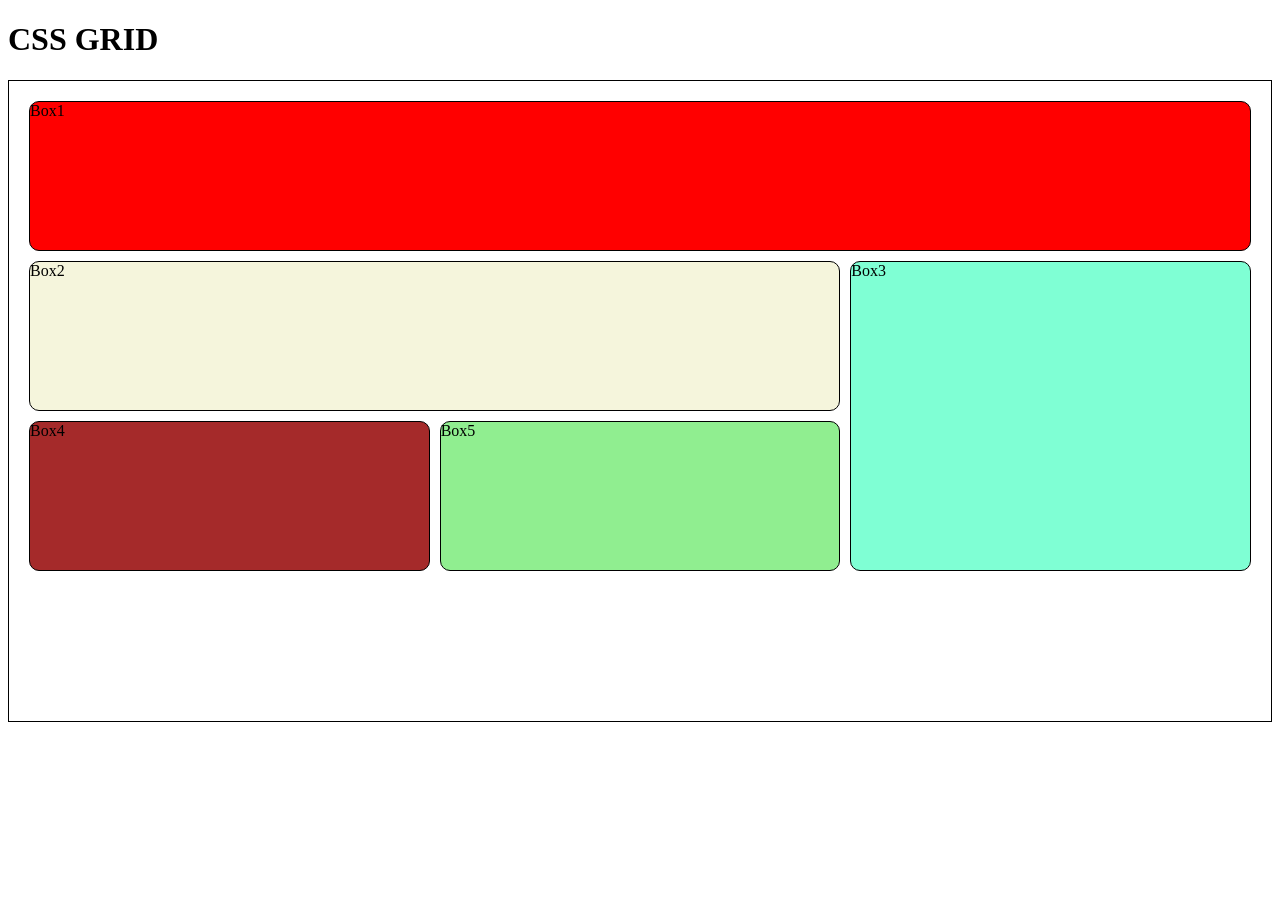
<file: CSS GRID/index.html>
<!DOCTYPE html>
<html lang="en">
<head>
    <meta charset="UTF-8">
    <meta name="viewport" content="width=device-width, initial-scale=1.0">
    <title>Document</title> 
    <link rel="stylesheet" href="style.css"
</head>
<body>
    <h1>CSS GRID</h1>
    <div class = "container">
        <div class="box box1">Box1</div>
        <div class="box box2">Box2</div>
        <div class="box box3">Box3</div>
        <div class="box box4">Box4</div>
        <div class="box box5">Box5</div>
    </div>
</body>
</html>
</file>
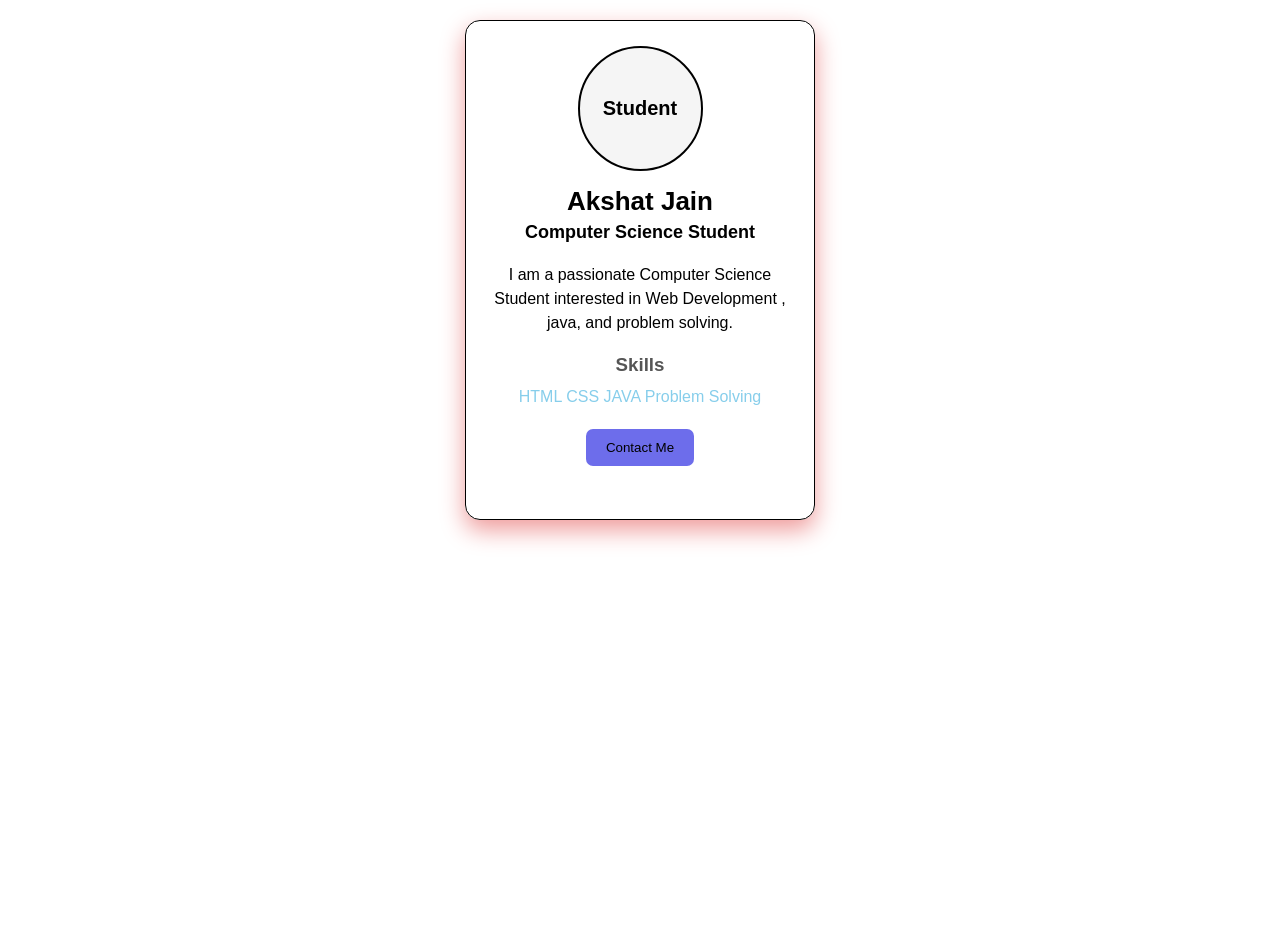
<file: css_boxModel/index.html>
<!DOCTYPE html>
<html lang="en">
<head>
    <meta charset="UTF-8">
    <meta name="viewport" content="width=device-width, initial-scale=1.0">
    <title>Document</title>
    <link rel="stylesheet" href="style.css">
</head>
<body>
    <div class="card">
        
        <div class="profile">
            Student
        </div>
        <h1>Akshat Jain</h1>

        <h2>Computer Science Student </h2>
        <p class="about">
            I am a passionate Computer Science Student interested in 
            Web Development , java, and problem solving.
        </p>
        <h3>Skills</h3>
        <div class="skills">
            <span>HTML</span>
            <span>CSS</span>
            <span>JAVA</span>
            <span>Problem Solving</span>
        </div>
        <button>Contact Me</button>
    </div>
    <!-- <div class = "container">
        <h1>Welcome to page</h1>
        <br>
        <p>
            lorem ipsum dolor sit amet consectetur adipisicing elit.
            Quisquam, <span class = "green">voluptatum</span>. Lorem ipsum dolor sit amet consectetur adipisicing elit.
            Quisquam, voluptatum. Lorem ipsum dolor sit amet consectetur adipisicing elit.
            Quisquam, voluptatum.
        </p>

    </div> -->
     
</body>
</html>
</file>
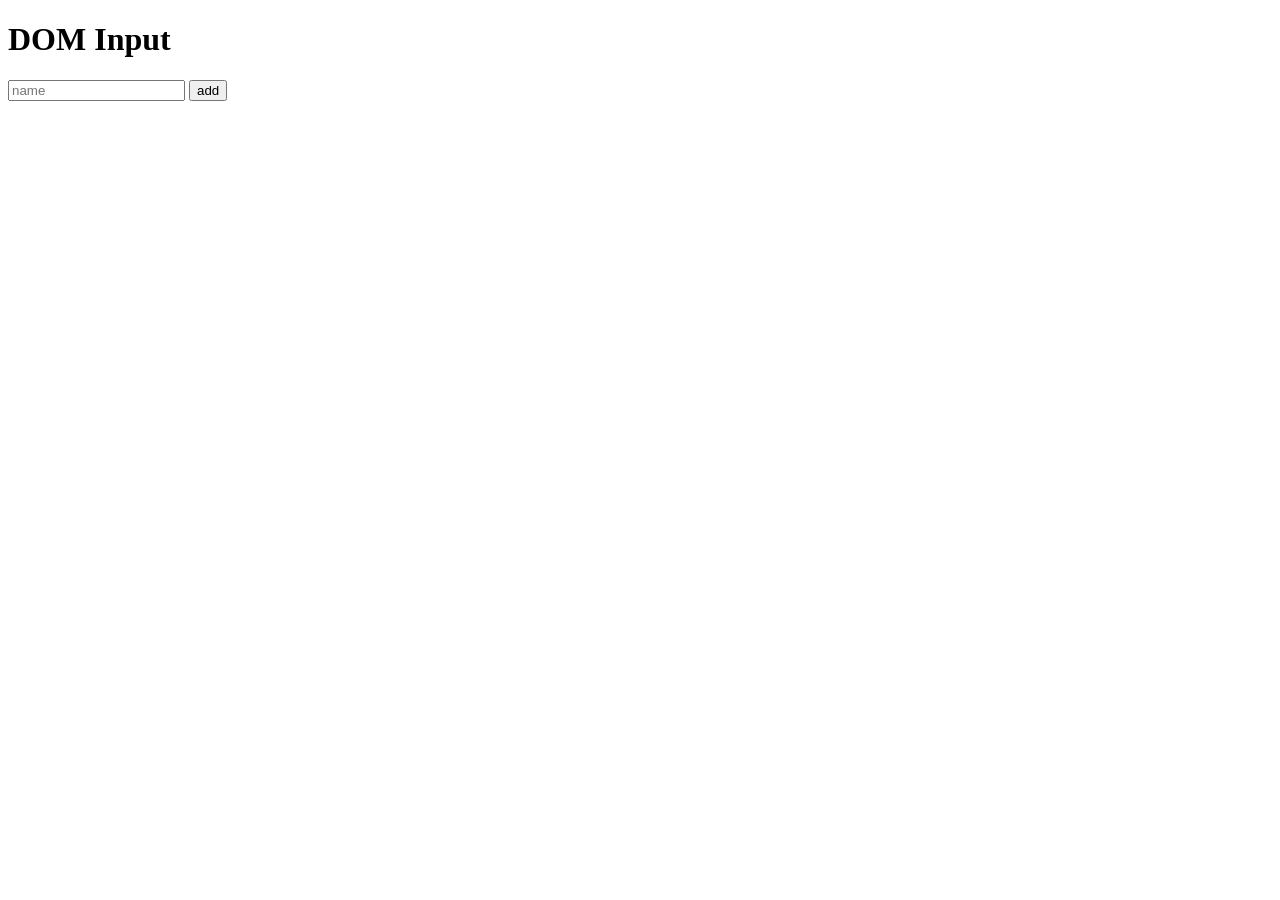
<file: javascript/index.html>
<!DOCTYPE html>
<html lang="en">
<head>
    <meta charset="UTF-8">
    <meta name="viewport" content="width=device-width, initial-scale=1.0">
    <title>Document</title>
    <style>

    </style>
</head>
<body>
    <h1>DOM Input</h1>
    <input id="inputName" type="text" placeholder="name">
    <button id="btn">add</button>
    <ul id="list">
    </ul>
</body>

<script>
    const inputE1 = document.querySelector("#inputName");
    const btnE1 = document.querySelector("#btn");
    const listE1 = document.querySelector("#list");
    btnE1.addEventListener("click",()=>{
        let val = inputE1.value;
        
        //create li element one way
        let liE1 = document.createElement("li");
        liE1.textContent = val;
        listE1.appendChild(liE1);
    })
</script>
</html>
</file>
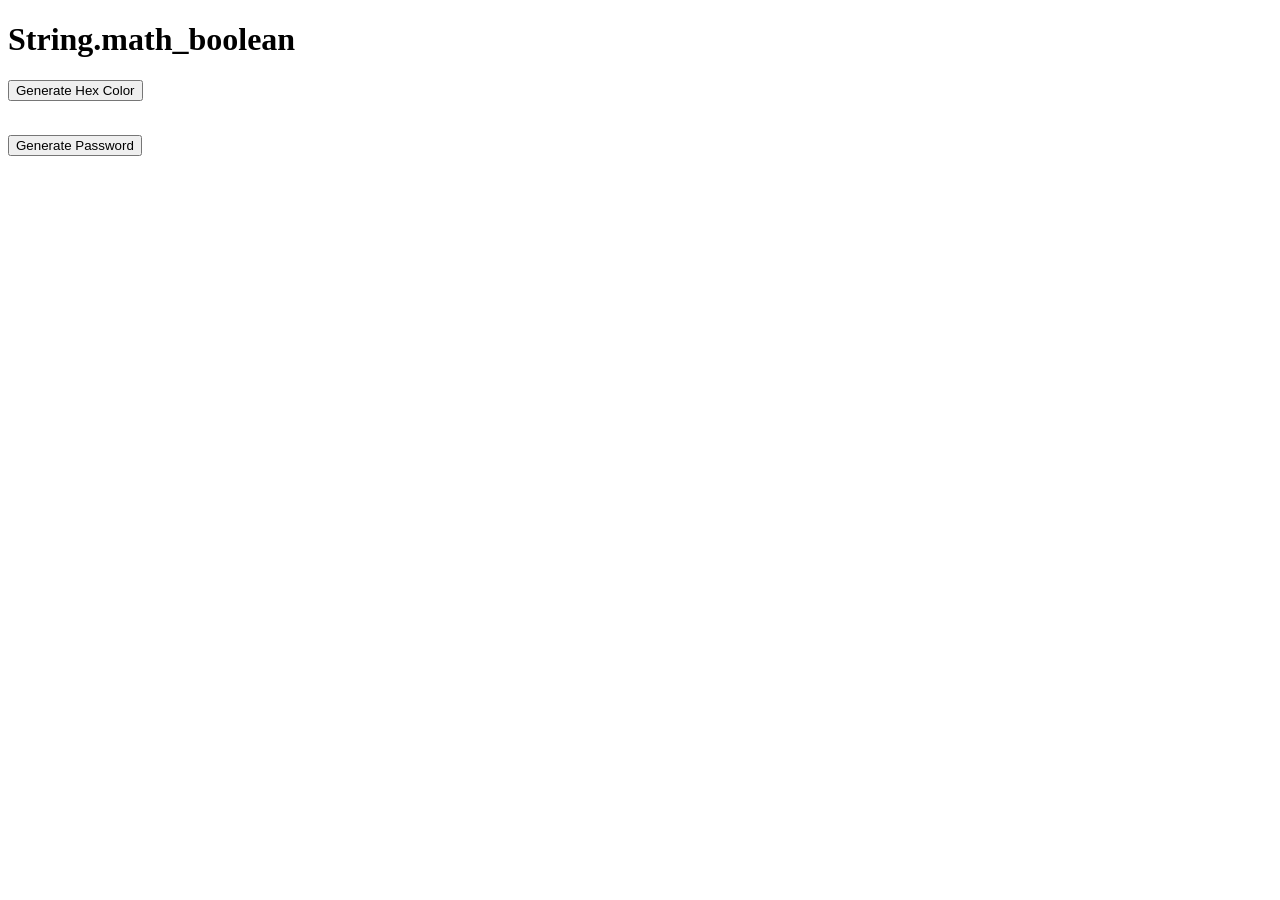
<file: js-basic/index.html>
<!DOCTYPE html>
<html lang="en">
<head>
    <meta charset="UTF-8">
    <meta name="viewport" content="width=device-width, initial-scale=1.0">
    <title>Document</title>
</head>
<body>
    <h1>String.math_boolean</h1>
    <button onclick="generatorHexcolor()">Generate Hex Color</button>
    <br><br>
    <p id="password"></p>
    <button onclick="generaterandompassword()">Generate Password</button>
</body>
<script src="./script.js"> </script>
</html>
</file>
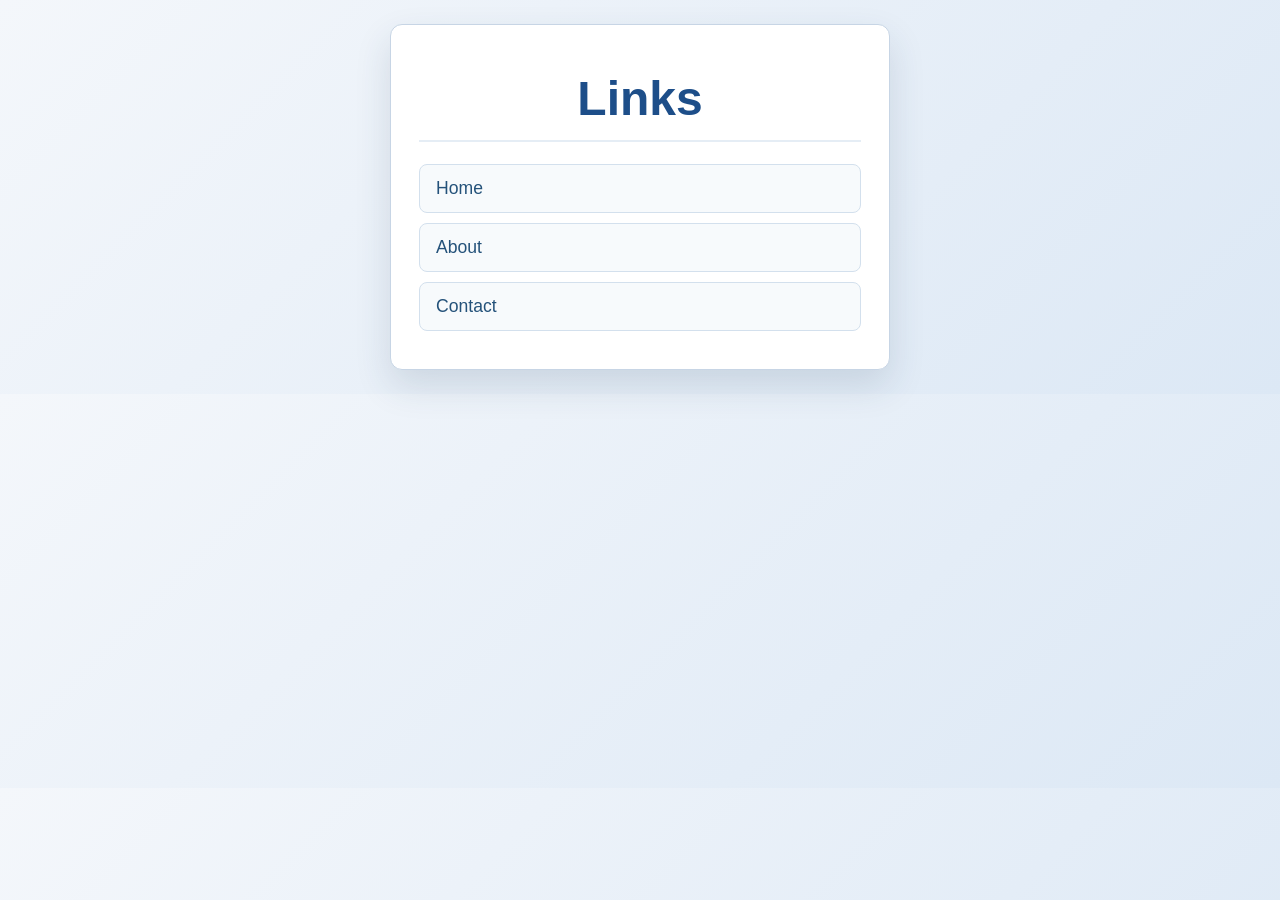
<file: ClassRoom Practice/Task_02/index.html>
<!DOCTYPE html>
<html lang="en">
<head>
    <meta charset="UTF-8">
    <meta name="viewport" content="width=device-width, initial-scale=1.0">
    <title>Document</title>
    <link rel="stylesheet" href="Style.css">
</head>
<body>
    <div class="container">
        
        <!-- <br>
        <a href="https://www.google.com" target="_blank">Home</a>
        <br>
        <a href="https://www.facebook.com" target="_blank">Facebook</a>
        <br> -->
        <!-- <a href="https://www.instagram.com" target="_blank">Instagram</a> -->
        <br>
        <ul>
            <H1><strong>Links</strong></H1>
            <h2> <a href="#">Home</a></h2>
            <h2> <a href="#">About</a></h2>
            <h2> <a href="#">Contact</a></h2>
        </ul>
        
    </div>
</body>
</html>
</file>
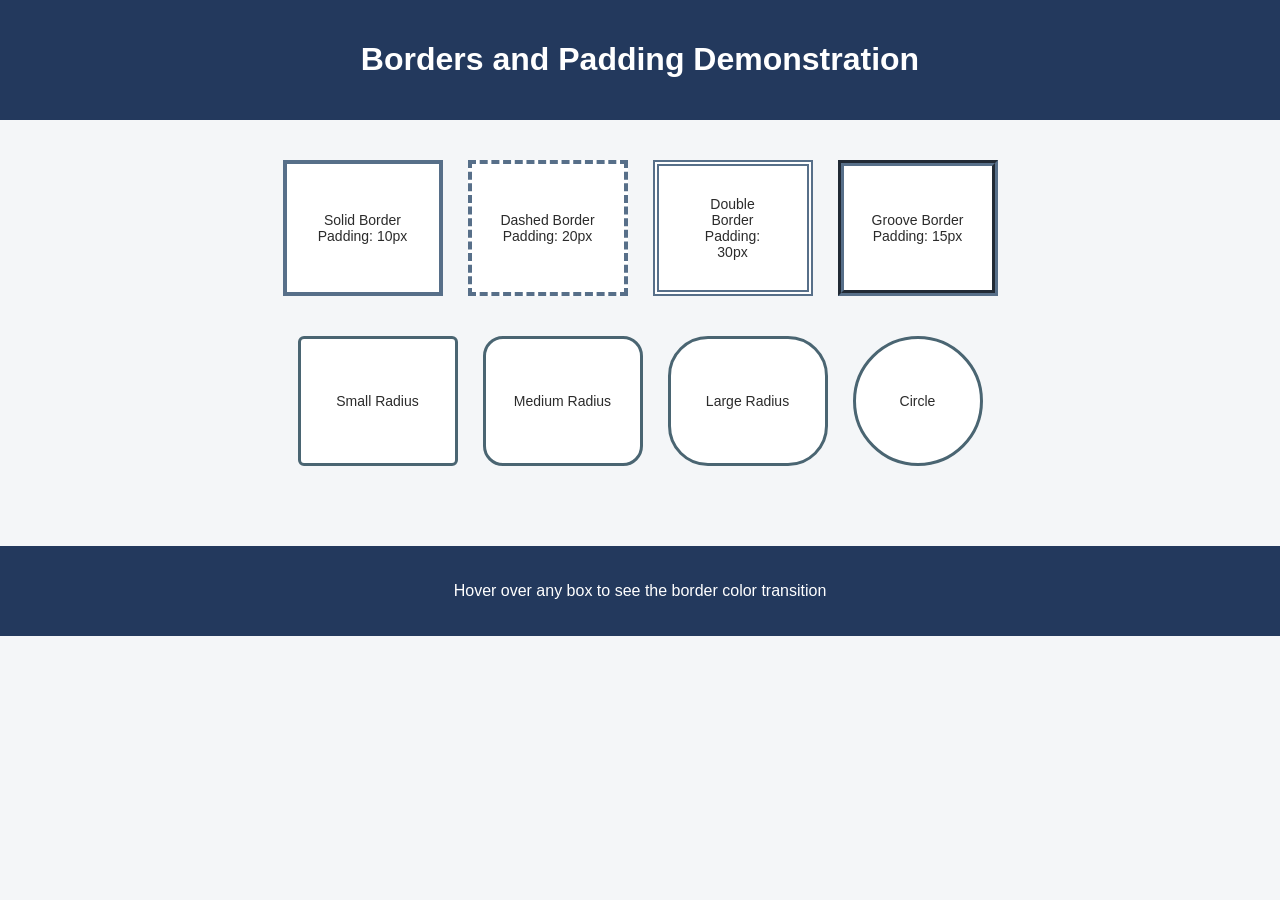
<file: CSS_MODEL/Borders and Padding Demonstration Page/index.html>
<!DOCTYPE html>
<html lang="en">
<head>
<meta charset="UTF-8">
<title>Borders and Padding Demonstration</title>
<link rel="stylesheet" href="style.css">
</head>
<body>
<header>
<h1>Borders and Padding Demonstration</h1>
</header>
<main>
<section class="box-row">
<div class="box solid">Solid Border<br>Padding: 10px</div>
<div class="box dashed">Dashed Border<br>Padding: 20px</div>
<div class="box double">Double Border<br>Padding: 30px</div>
<div class="box groove">Groove Border<br>Padding: 15px</div>
</section>
<section class="box-row">
<div class="box rounded-small">Small Radius</div>
<div class="box rounded-medium">Medium Radius</div>
<div class="box rounded-large">Large Radius</div>
<div class="box rounded-circle">Circle</div>
</section>
</main>
<footer>
<p>Hover over any box to see the border color transition</p>
</footer>
</body>
</html>
</file>
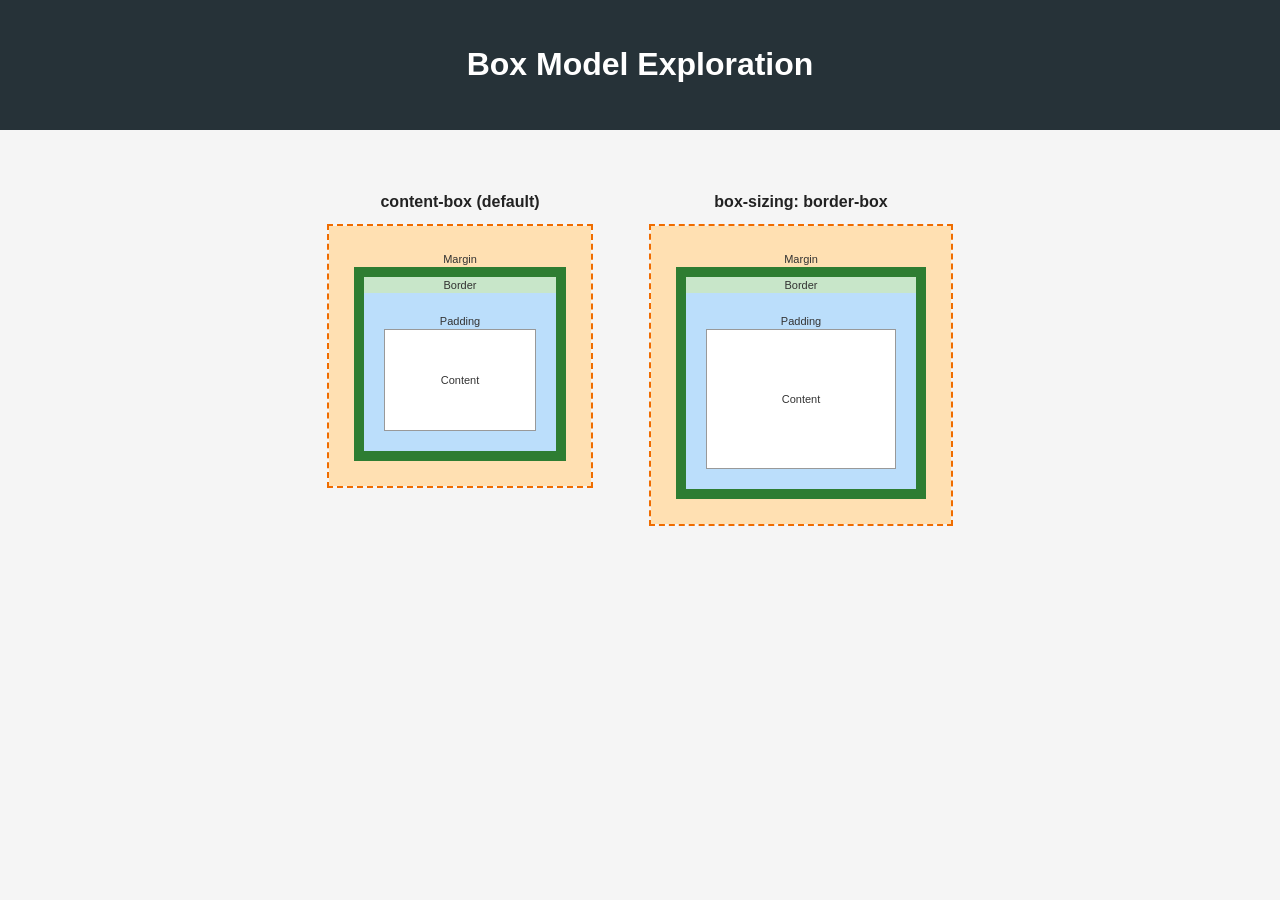
<file: CSS_MODEL/Build a Box Model Exploration Page/index.html>
<!DOCTYPE html>
<html lang="en">
<head>
<meta charset="UTF-8">
<title>Box Model Exploration Page</title>
<link rel="stylesheet" href="style.css">
</head>
<body>
<header>
<h1>Box Model Exploration</h1>
</header>
<main class="demo-container">
<div class="model default-model">
<h2>content-box (default)</h2>
<div class="margin-layer">
<p class="label">Margin</p>
<div class="border-layer">
<p class="label">Border</p>
<div class="padding-layer">
<p class="label">Padding</p>
<div class="content-layer">
<p class="label">Content</p>
</div>
</div>
</div>
</div>
</div>
<div class="model border-box-model">
<h2>box-sizing: border-box</h2>
<div class="margin-layer">
<p class="label">Margin</p>
<div class="border-layer">
<p class="label">Border</p>
<div class="padding-layer">
<p class="label">Padding</p>
<div class="content-layer">
<p class="label">Content</p>
</div>
</div>
</div>
</div>
</div>
</main>
</body>
</html>
</file>
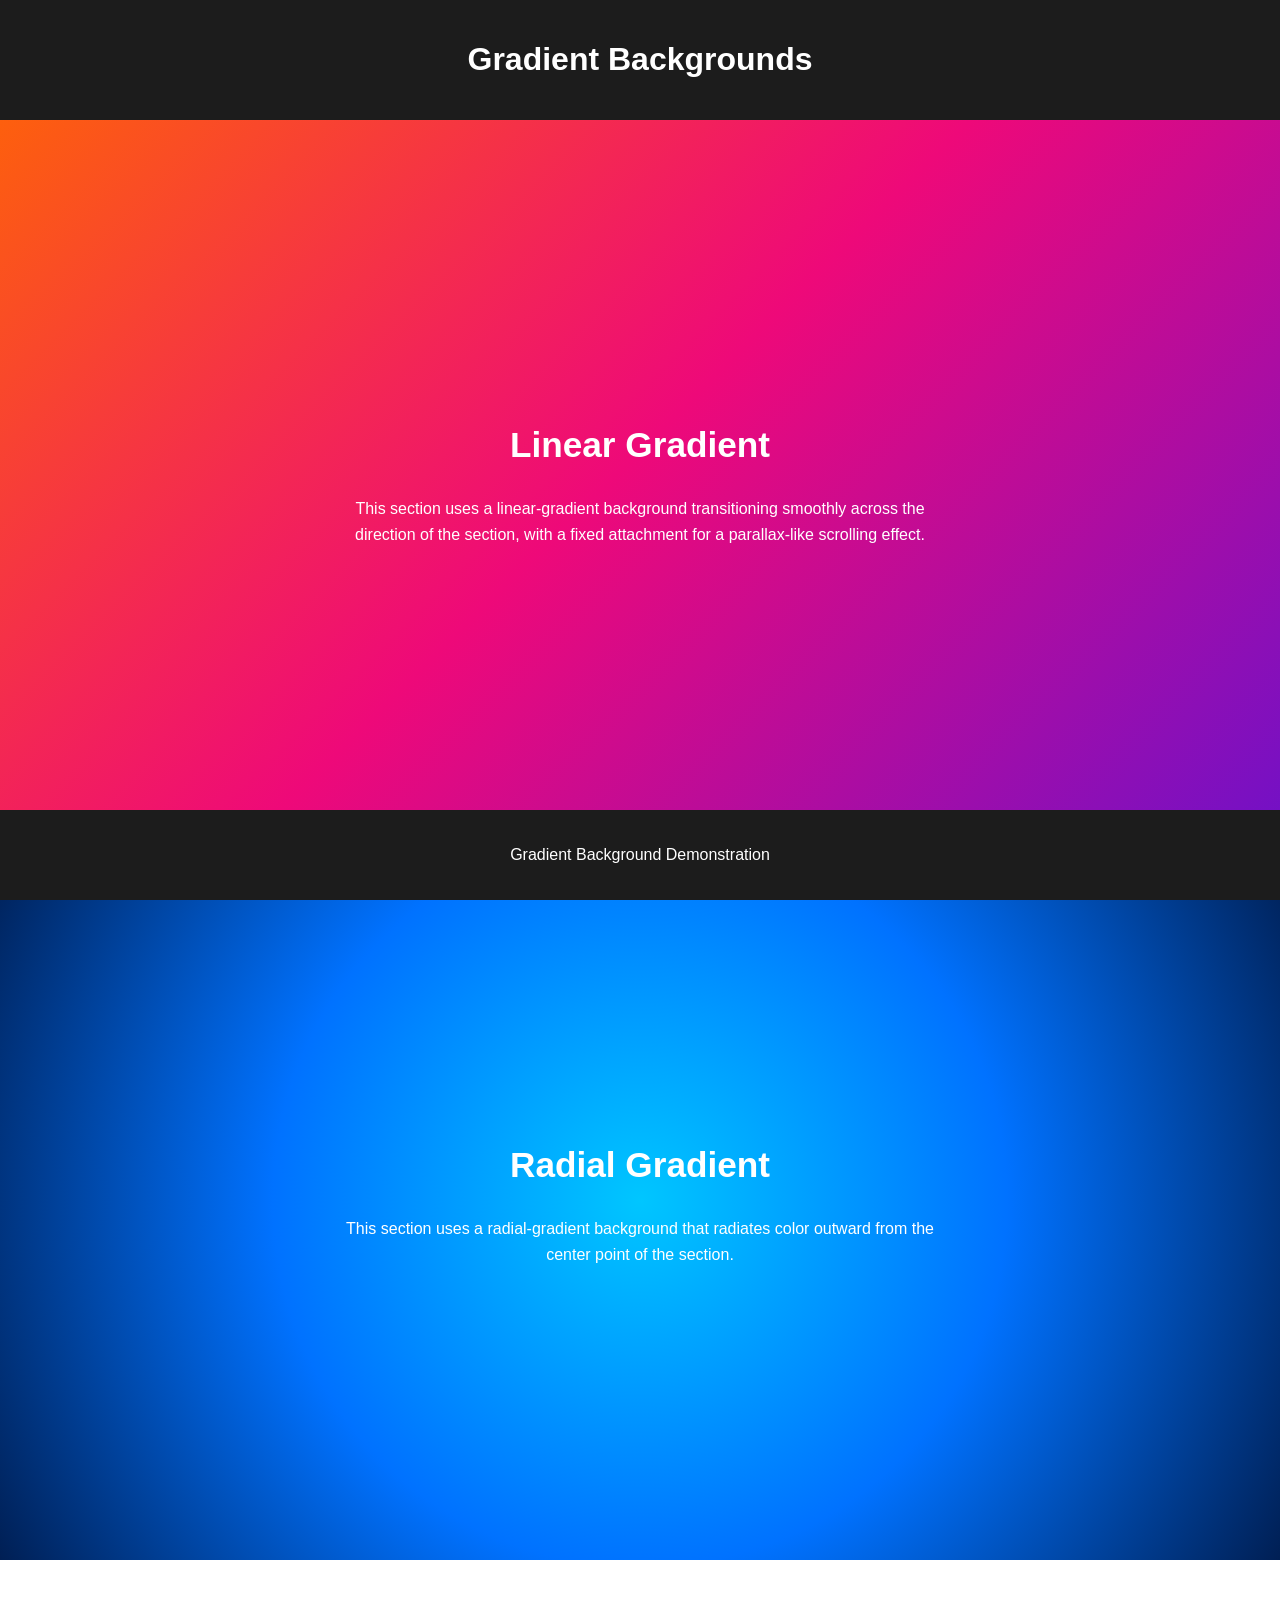
<file: CSS_MODEL/Create a Gradient Background Webpage/index.html>
<!DOCTYPE html>
<html lang="en">
<head>
<meta charset="UTF-8">
<title>Gradient Background Webpage</title>
<link rel="stylesheet" href="style.css">
</head>
<body>
<header>
<h1>Gradient Backgrounds</h1>
</header>
<main>
<section class="linear-section">
<h2>Linear Gradient</h2>
<p>This section uses a linear-gradient background transitioning smoothly across the direction of the section, with a fixed attachment for a parallax-like scrolling effect.</p>
</section>
<section class="radial-section">
<h2>Radial Gradient</h2>
<p>This section uses a radial-gradient background that radiates color outward from the center point of the section.</p>
</section>
</main>
<footer>
<p>Gradient Background Demonstration</p>
</footer>
</body>
</html>
</file>
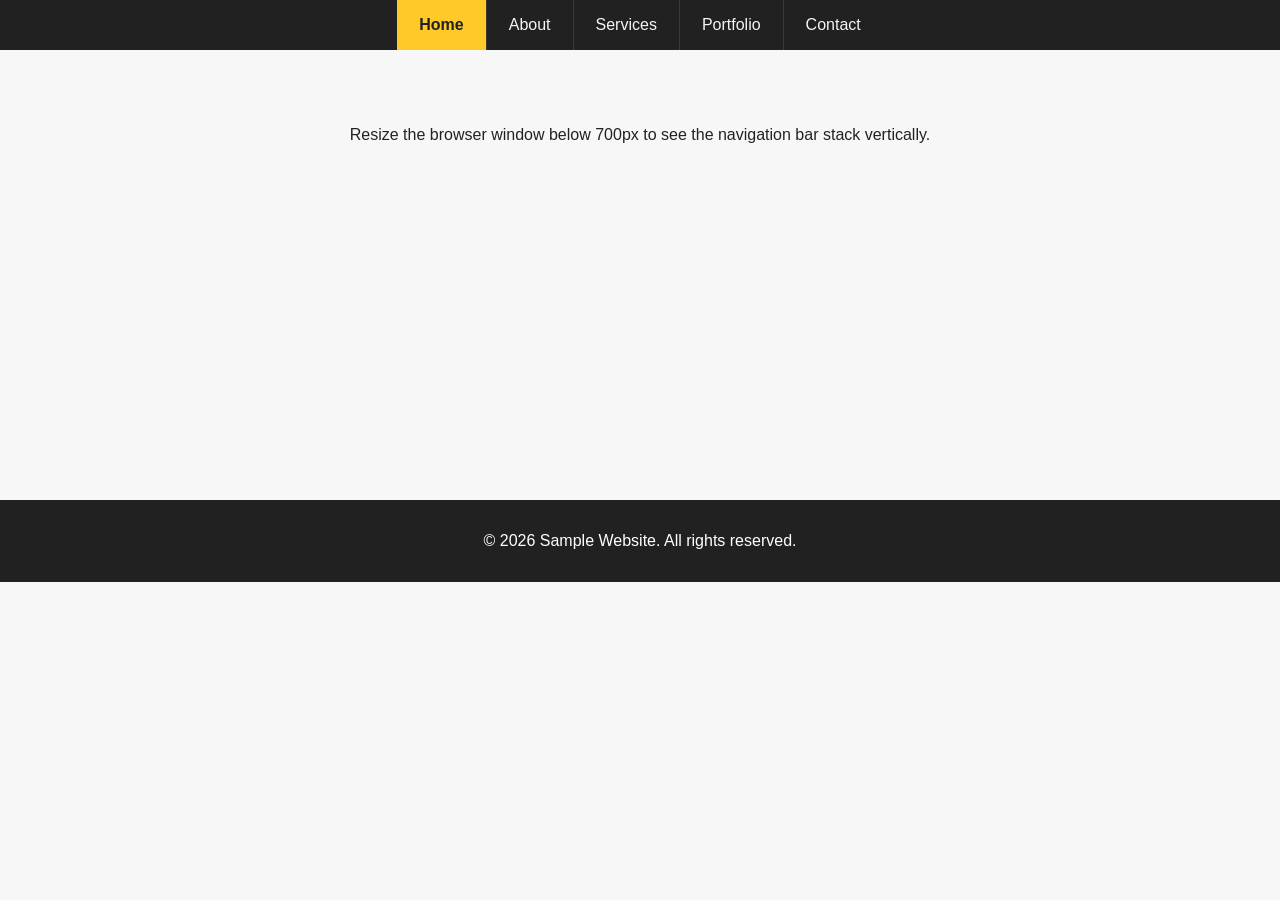
<file: CSS_MODEL/Create a Navigation Bar with Transitions and Hover Effects/index.html>
<!DOCTYPE html>
<html lang="en">
<head>
<meta charset="UTF-8">
<title>Navigation Bar with Transitions</title>
<link rel="stylesheet" href="style.css">
</head>
<body>
<header>
<nav class="navbar">
<a href="#" class="active">Home</a>
<a href="#">About</a>
<a href="#">Services</a>
<a href="#">Portfolio</a>
<a href="#">Contact</a>
</nav>
</header>
<main>
<p>Resize the browser window below 700px to see the navigation bar stack vertically.</p>
</main>
<footer>
<p>&copy; 2026 Sample Website. All rights reserved.</p>
</footer>
</body>
</html>
</file>
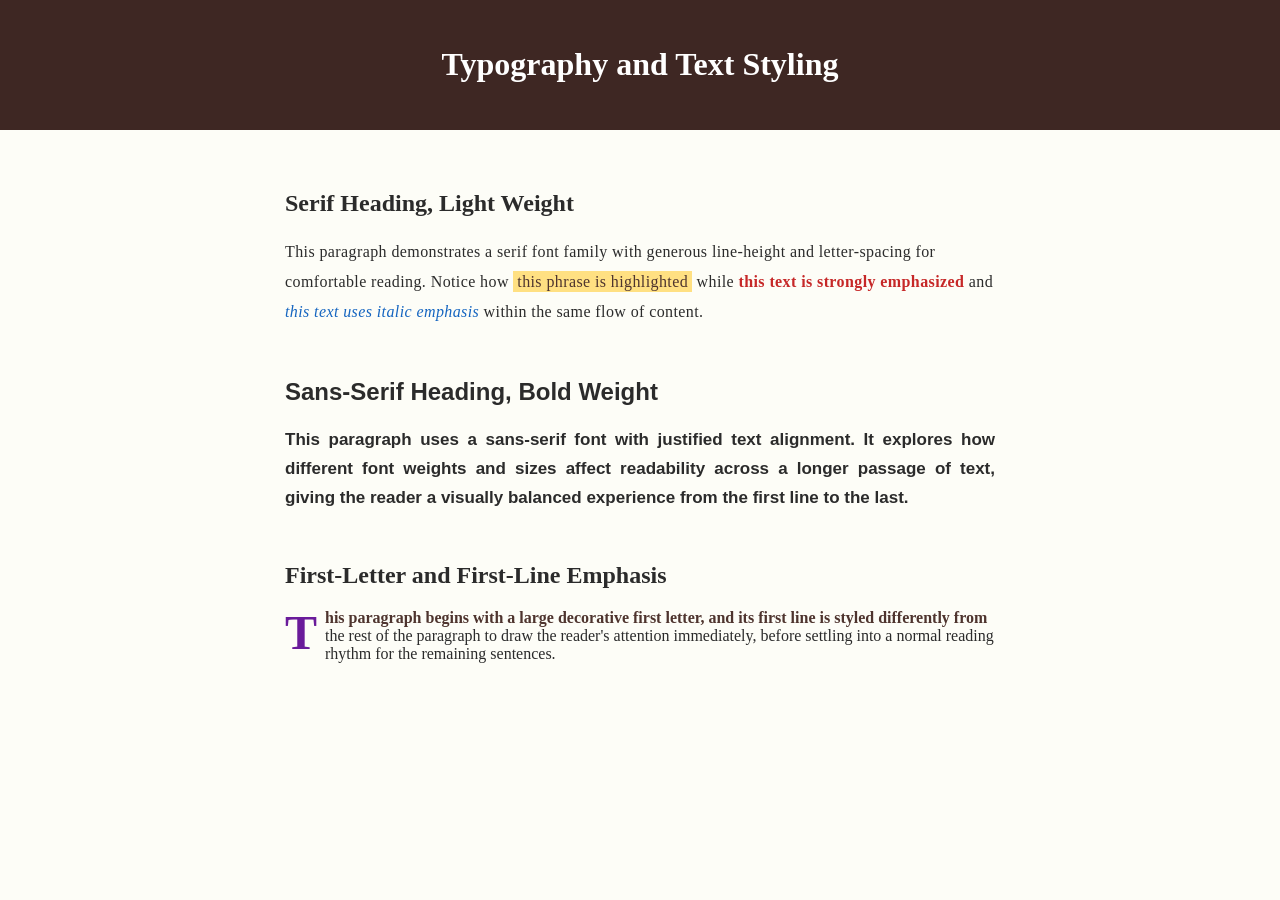
<file: CSS_MODEL/Create a Typography and Text Styling Page/index.html>
<!DOCTYPE html>
<html lang="en">
<head>
<meta charset="UTF-8">
<title>Typography and Text Styling</title>
<link rel="stylesheet" href="style.css">
</head>
<body>
<header>
<h1>Typography and Text Styling</h1>
</header>
<main>
<article class="article-serif">
<h2>Serif Heading, Light Weight</h2>
<p>This paragraph demonstrates a serif font family with generous line-height and letter-spacing for comfortable reading. Notice how <mark>this phrase is highlighted</mark> while <strong>this text is strongly emphasized</strong> and <em>this text uses italic emphasis</em> within the same flow of content.</p>
</article>
<article class="article-sans">
<h2>Sans-Serif Heading, Bold Weight</h2>
<p class="justified">This paragraph uses a sans-serif font with justified text alignment. It explores how different font weights and sizes affect readability across a longer passage of text, giving the reader a visually balanced experience from the first line to the last.</p>
</article>
<article class="article-first">
<h2>First-Letter and First-Line Emphasis</h2>
<p>This paragraph begins with a large decorative first letter, and its first line is styled differently from the rest of the paragraph to draw the reader's attention immediately, before settling into a normal reading rhythm for the remaining sentences.</p>
</article>
</main>
</body>
</html>
</file>
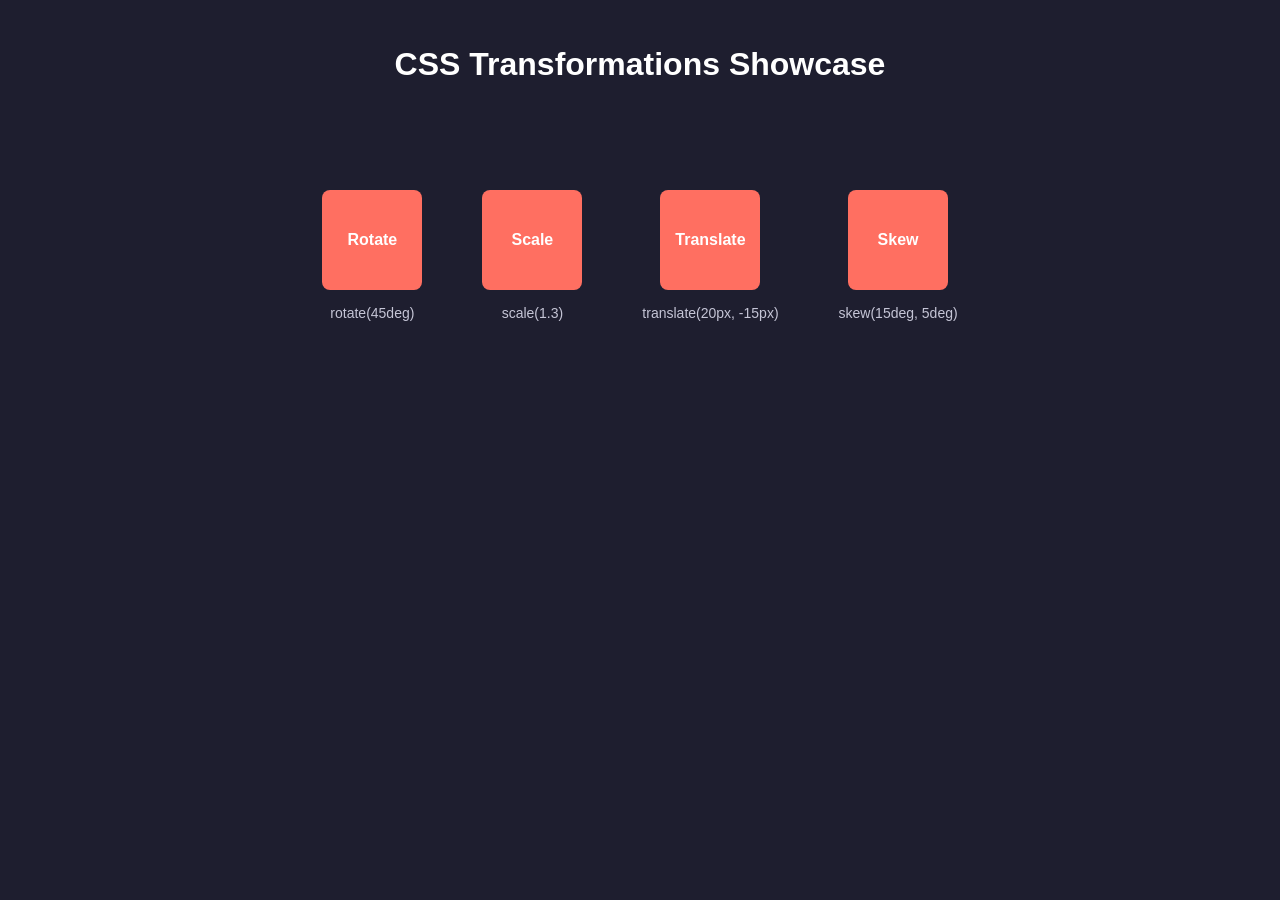
<file: CSS_MODEL/Design a CSS Transformations Showcase/index.html>
<!DOCTYPE html>
<html lang="en">
<head>
<meta charset="UTF-8">
<title>CSS Transformations Showcase</title>
<link rel="stylesheet" href="style.css">
</head>
<body>
<header>
<h1>CSS Transformations Showcase</h1>
</header>
<main class="transform-row">
<div class="transform-item">
<div class="box rotate-box">Rotate</div>
<p>rotate(45deg)</p>
</div>
<div class="transform-item">
<div class="box scale-box">Scale</div>
<p>scale(1.3)</p>
</div>
<div class="transform-item">
<div class="box translate-box">Translate</div>
<p>translate(20px, -15px)</p>
</div>
<div class="transform-item">
<div class="box skew-box">Skew</div>
<p>skew(15deg, 5deg)</p>
</div>
</main>
</body>
</html>
</file>
<file: CSS GRID/style.css>
.container{
    border: 1px solid black;
    height: 600px;
    display:grid;
    padding:20px;
    gap:10px;
    /* grid-template-columns: 100px 200px 300px; */
    /* grid-template-columns: 1fr 1fr 1fr; */
    /* grid-template-columns: 20% 20% 50%; */
    grid-template-rows: 150px 150px 150px; 
    /* in short we can write for this */
    grid-template-rows: repeat(3,150);
}
.box{
    border: 1px solid black;
    /* height :100px; */
    background-color: blue;
    border-radius: 10px;
}
.box1{
    background-color: red;
    grid-column:1/4;
}
.box2{
    background-color: beige;
    grid-column:1/3;
}
.box3{
    background-color: aquamarine;
    grid-column: 3/4;
    grid-row:2/4;
}
.box4{
    background-color: brown;
}
.box5{
    background-color: lightgreen;
}
</file>
<file: css_boxModel/style.css>
/* *{
    border: 1px solid black;
    color: green;
}

.card {
    width:270px;
    height:100px;
    background-color: red;
    border: 2px dashed blue;
    margin: 20px 500px 20px; 
    margin: up left bottom right
     margin-left: 500px;
    margin-top: 20px;
    margin-bottom: 20px; 
    padding: 30px;
    border-radius: 50%;
}
*{
    margin: 0px;
    padding: 0px;
    box-sizing: border-box;
}
html{
    font-size: 10px;
} */


/* .container{
    border: 2px solid red;
    width: 80%;
    margin: 10px auto;
    /* auto helps to center the container 
    background-color: rgb(102, 102, 211);
    color:linen;
    padding: 20px;
    font-size: 10px;
    border-radius: 10px 0 10px 0;
}
.container p{
    font-size: 2em;
    line-height: 2rem;
    color:linen;
    font-family: Arial, Helvetica, sans-serif;
    font-weight: 10px;
}

.green {
    color: white;
    background-color: green;
    height: 100px;
    width: 100px;
    display: block;
    /* visibility: visible; 
    visibility: hidden;
    
} */

/* .container{
    border: 1px solid black;
}
h1.p{
    color: yellow;
} */
body{
    margin:0;
    display:flex;
    min-height: 100vh;
    text-align: center;
    justify-content: center;
    font-family: Arial, Helvetica, sans-serif;
    padding:20px;
}
.card {
    width:350px;
    top:20px;
    height:500px;
    padding: 25px;
    /* background-color: bisque; */
    text-align: center;
    border-radius:15px;
    box-shadow: 0 10px 25px #ef9b9b;
    box-sizing: border-box;
    border: 1px solid black;
}
.profile { 
    width:117px;
    height: 117px;
    margin:0 auto 15px;
    border: 2px solid black;
    border-radius:50%;
    line-height:117px;
    color:black;
    background-color: whitesmoke;
    padding:2px;
    font-size: 20px ;
    font-weight:bold;
}

h1{
    margin : 15px 0 5px;
    font-size: 26px;
}
h2{
    margin : 0;
    font-size: 18px;
}
.college{
    margin-top:20px;
    line-height:24px;
    color:black;
}
.about{
    margin-top:20px;
    line-height:24px;
    color:black;
}
h3{
    margin-bottom : 12px;
    color:#555;
}
.skills{
    margin : 3px;
    color :skyblue;
}
button {
    margin-top: 20px;
    padding: 11px 20px;
    border: none;
    background-color: rgb(109, 109, 235);
    text-align: center;
    border-radius:7px;
    
}
</file>
<file: ClassRoom Practice/Task_02/Style.css>
* {
    box-sizing: border-box;
}

body {
    margin: 0;
    display: grid;
    place-items: center;
    padding: 24px;
    background: linear-gradient(135deg, #f4f7fb, #dce8f5);
    color: #172033;
    font-family: "Segoe UI", Tahoma, sans-serif;
}

.container {
    width: 500px;
    padding: 28px;
    border: 1px solid #c7d5e5;
    border-radius: 12px;
    background-color: #ffffff;
    box-shadow: 0 16px 36px rgba(35, 61, 89, 0.14);
}

.container ul {
    margin: 0;
    padding: 0;
    list-style: none;
}

.container h1 {
    margin: 0 0 22px;
    padding-bottom: 14px;
    border-bottom: 2px solid #e5edf5;
    color: #1d4e89;
    text-align: center;
    font-size: clamp(2rem, 8vw, 3rem);
}

.container h2 {
    margin: 10px 0;
    font-size: 1.1rem;
    font-weight: 400;
}

.container a {
    display: block;
    padding: 13px 16px;
    border: 1px solid #d3e0ed;
    border-radius: 8px;
    color: #24527a;
    background-color: #f7fafc;
    text-decoration: none;
}
</file>
<file: CSS_MODEL/Borders and Padding Demonstration Page/style.css>
* {
  box-sizing: border-box;
}

body {
  font-family: 'Segoe UI', Arial, sans-serif;
  background-color: #f4f6f8;
  color: #2b2b2b;
  margin: 0;
}

header, footer {
  text-align: center;
  background-color: #23395d;
  color: #ffffff;
  padding: 20px;
}

main {
  padding: 40px 20px;
}

.box-row {
  display: flex;
  flex-wrap: wrap;
  justify-content: center;
  gap: 25px;
  margin-bottom: 40px;
}

.box {
  width: 160px;
  min-height: 100px;
  background-color: #ffffff;
  display: flex;
  align-items: center;
  justify-content: center;
  text-align: center;
  font-size: 14px;
  transition: border-color 0.4s ease;
}

.solid {
  border: 4px solid #576f89;
  padding: 10px;
}

.dashed {
  border: 4px dashed #576f89;
  padding: 20px;
}

.double {
  border: 6px double #576f89;
  padding: 30px;
}

.groove {
  border: 6px groove #576f89;
  padding: 15px;
}

.box:hover {
  border-color: #e67e22;
}

.rounded-small {
  border: 3px solid #4a6572;
  border-radius: 6px;
}

.rounded-medium {
  border: 3px solid #4a6572;
  border-radius: 20px;
}

.rounded-large {
  border: 3px solid #4a6572;
  border-radius: 40px;
}

.rounded-circle {
  border: 3px solid #4a6572;
  border-radius: 50%;
  width: 130px;
  height: 130px;
}
</file>
<file: CSS_MODEL/Build a Box Model Exploration Page/style.css>
body {
  margin: 0;
  font-family: 'Segoe UI', Arial, sans-serif;
  background-color: #f5f5f5;
  color: #222;
}

header {
  text-align: center;
  background-color: #263238;
  color: #fff;
  padding: 25px;
}

.demo-container {
  display: flex;
  justify-content: center;
  align-items: flex-start;
  flex-wrap: wrap;
  gap: 60px;
  padding: 50px 20px;
}

.model {
  text-align: center;
}

.model h2 {
  margin-bottom: 15px;
  font-size: 16px;
}

.margin-layer {
  background-color: #ffe0b2;
  padding: 25px;
  outline: 2px dashed #ef6c00;
}

.border-layer {
  background-color: #c8e6c9;
  border: 10px solid #2e7d32;
}

.padding-layer {
  background-color: #bbdefb;
  padding: 20px;
}

.content-layer {
  background-color: #ffffff;
  width: 150px;
  height: 100px;
  display: flex;
  align-items: center;
  justify-content: center;
  border: 1px solid #999;
}

.border-box-model .content-layer {
  box-sizing: border-box;
  width: 190px;
  height: 140px;
}

.label {
  font-size: 11px;
  margin: 2px 0;
  color: #333;
}
</file>
<file: CSS_MODEL/Create a Gradient Background Webpage/style.css>
* {
  box-sizing: border-box;
}

body {
  margin: 0;
  font-family: 'Segoe UI', Arial, sans-serif;
  color: #ffffff;
}

header, footer {
  position: sticky;
  text-align: center;
  background-color: #1c1c1c;
  padding: 20px;
  z-index: 10;
}

header {
  top: 0;
}

footer {
  bottom: 0;
}

section {
  min-height: 80vh;
  display: flex;
  flex-direction: column;
  justify-content: center;
  align-items: center;
  text-align: center;
  padding: 40px;
}

.linear-section {
  background: linear-gradient(135deg, #ff6a00, #ee0979, #6a11cb);
  background-attachment: fixed;
}

.radial-section {
  background: radial-gradient(circle at center, #00c6ff, #0072ff, #001f54);
}

section h2 {
  font-size: 2.2rem;
  margin-bottom: 15px;
}

section p {
  max-width: 600px;
  line-height: 1.6;
}
</file>
<file: CSS_MODEL/Create a Navigation Bar with Transitions and Hover Effects/style.css>
* {
  box-sizing: border-box;
}

body {
  margin: 0;
  font-family: 'Segoe UI', Arial, sans-serif;
  background-color: #f7f7f7;
  color: #222;
}

.navbar {
  display: flex;
  justify-content: center;
  background-color: #212121;
}

.navbar a {
  color: #f5f5f5;
  text-decoration: none;
  padding: 16px 22px;
  border-right: 1px solid #3a3a3a;
  transition: all 0.3s ease;
}

.navbar a:last-child {
  border-right: none;
}

.navbar a:hover {
  background-color: #424242;
  color: #ffca28;
}

.navbar a.active {
  background-color: #ffca28;
  color: #212121;
  font-weight: bold;
}

main {
  padding: 60px 20px;
  text-align: center;
  min-height: 50vh;
}

footer {
  text-align: center;
  background-color: #212121;
  color: #fff;
  padding: 16px;
}

@media (max-width: 700px) {
  .navbar {
    flex-direction: column;
  }

  .navbar a {
    border-right: none;
    border-bottom: 1px solid #3a3a3a;
    text-align: center;
  }
}
</file>
<file: CSS_MODEL/Create a Typography and Text Styling Page/style.css>
* {
  box-sizing: border-box;
}

body {
  margin: 0;
  background-color: #fdfdf7;
  color: #2b2b2b;
}

header {
  text-align: center;
  background-color: #3e2723;
  color: #fff;
  padding: 25px;
}

main {
  max-width: 750px;
  margin: 0 auto;
  padding: 40px 20px;
}

article {
  margin-bottom: 50px;
}

.article-serif {
  font-family: Georgia, 'Times New Roman', serif;
  font-weight: 300;
}

.article-serif p {
  line-height: 1.9;
  letter-spacing: 0.4px;
}

.article-sans {
  font-family: 'Segoe UI', Arial, sans-serif;
  font-weight: 700;
}

.justified {
  text-align: justify;
  font-size: 17px;
  line-height: 1.7;
}

mark {
  background-color: #ffe082;
  color: #4e342e;
  padding: 2px 4px;
}

strong {
  color: #c62828;
}

em {
  color: #1565c0;
}

.article-first p::first-letter {
  font-size: 3rem;
  font-weight: bold;
  color: #6a1b9a;
  float: left;
  margin-right: 8px;
  line-height: 1;
}

.article-first p::first-line {
  font-weight: bold;
  color: #4e342e;
}
</file>
<file: CSS_MODEL/Design a CSS Transformations Showcase/style.css>
* {
  box-sizing: border-box;
}

body {
  font-family: 'Segoe UI', Arial, sans-serif;
  background-color: #1e1e2f;
  color: #ffffff;
  margin: 0;
}

header {
  text-align: center;
  padding: 25px;
}

.transform-row {
  display: flex;
  flex-wrap: wrap;
  justify-content: center;
  gap: 60px;
  padding: 60px 20px;
}

.transform-item {
  display: flex;
  flex-direction: column;
  align-items: center;
}

.box {
  width: 100px;
  height: 100px;
  background-color: #ff6f61;
  display: flex;
  align-items: center;
  justify-content: center;
  border-radius: 8px;
  font-weight: bold;
  transition: all 0.4s ease;
}

.rotate-box:hover {
  transform: rotate(45deg);
}

.scale-box:hover {
  transform: scale(1.3);
}

.translate-box:hover {
  transform: translate(20px, -15px);
}

.skew-box:hover {
  transform: skew(15deg, 5deg);
}

.transform-item p {
  margin-top: 15px;
  font-size: 14px;
  color: #c5c5d6;
}
</file>
